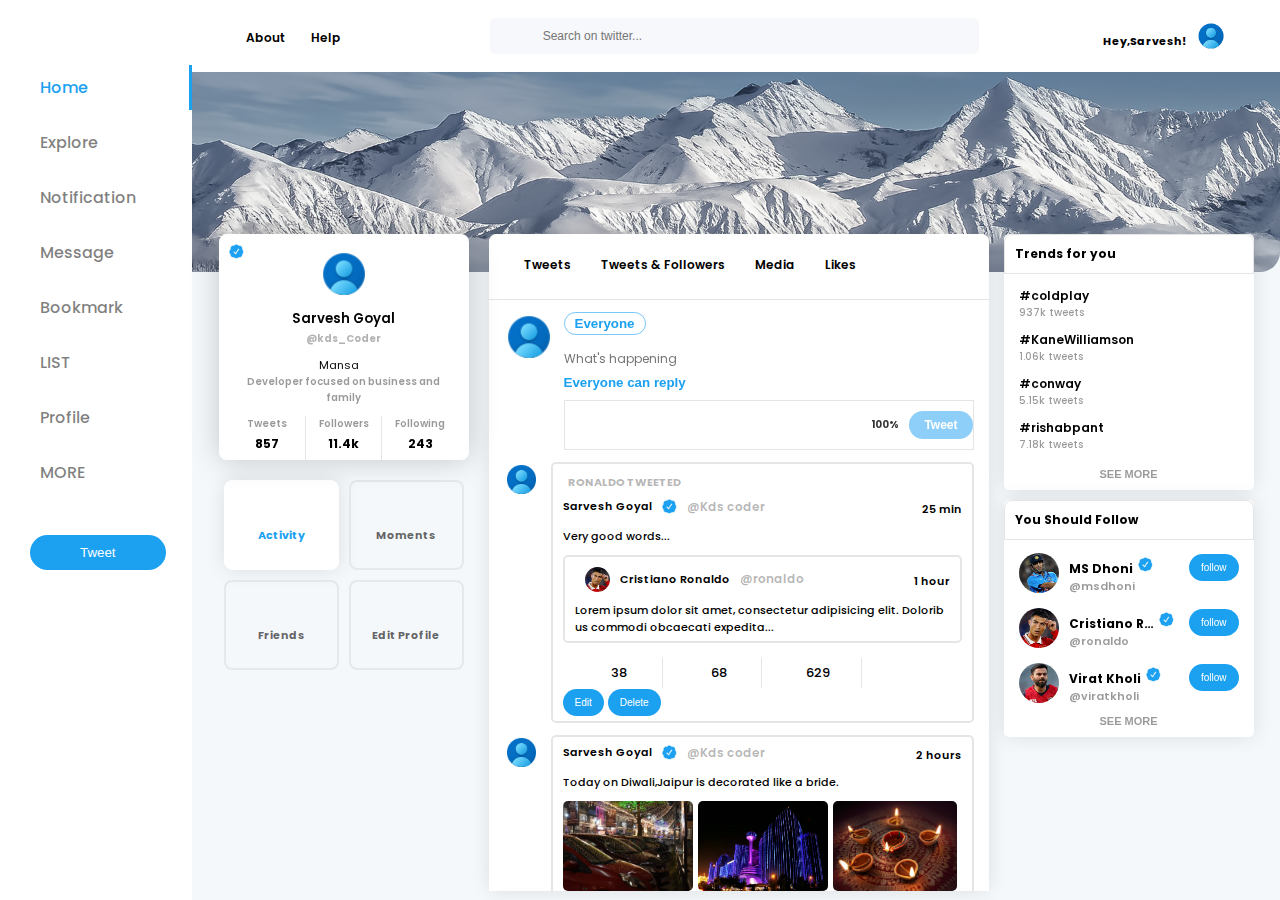
<file: index.html>
<html lang="en">

<head>
    <meta charset="UTF-8">
    <meta name="viewport" content="width=device-width, initial-scale=1.0">
    <link rel="shortcut icon" href="./images/img/icons8-twitter-48.png">
    <link rel="stylesheet" href="https://cdnjs.cloudflare.com/ajax/libs/font-awesome/6.4.2/css/all.min.css"
        integrity="sha512-z3gLpd7yknf1YoNbCzqRKc4qyor8gaKU1qmn+CShxbuBusANI9QpRohGBreCFkKxLhei6S9CQXFEbbKuqLg0DA=="
        crossorigin="anonymous" referrerpolicy="no-referrer" />
    <link rel="stylesheet" href="index.css">
    <title>Twitter Clone</title>
</head>

<body>
    <header>
        <aside>
            <a href="#" class="logo"><i class="fa-brands fa-x-twitter"></i></a>
            <ul>
                <li class="li_active"><a href="/"><i class="fa-solid fa-house"></i> Home</a></li>
                <li><a href="#"><i class="fa-solid fa-hashtag"></i> Explore</a></li>
                <li><a href="#"></i><i class="fa-solid fa-bell"></i>Notification</a></li>
                <li><a href="#"><i class="fa-solid fa-message"></i>Message</a></li>
                <li><a href="#"><i class="fa-solid fa-bookmark"></i>Bookmark</a></li>
                <li><a href="#"><i class="fa-solid fa-list"></i></i>LIST</a></li>
                <li><a href="profile.html"><i class="fa-solid fa-user"></i>Profile</a></li>
                <li><a href="#"><i class="fa-solid fa-ellipsis"></i>MORE</a></li>
            </ul>
            <button>Tweet</button>
        </aside>
        <section>
            <nav>
                <ul>
                    <li><a href="#">About</a></li>
                    <li><a href="#">Help</a></li>
                </ul>
                <div class="search-box">
                    <i class="fa-solid fa-magnifying-glass"></i>
                    <input type="text" placeholder="Search on twitter...">
                </div>
                <div class="user">
                    <h6>Hey,Sarvesh!</h6>
                    <img src=".\images\img\icons8-male-user-48.png">
                </div>
            </nav>
            <div class="profile_post_follow_bx">
                <div class="profile_bx">
                    <div class="profile_card">
                        <img src="./images/icon/bluetick.png" alt="" class="blue_tick_pc">
                        <img src="./images/img/icons8-male-user-48.png" alt="" class="profile_img">
                        <h5>Sarvesh Goyal</h5>
                        <h6>@kds_Coder</h6>
                        <address>
                            <a href="#">
                                <i class="fa-solid fa-location-dot"></i>
                                Mansa
                            </a>
                            <a href="#">
                                <i class="fa-solid fa-earth-asia"></i>
                            </a>
                        </address>
                        <p>Developer focused on business and family</p>
                        <div class="data">
                            <div class="data_card">
                                <p>Tweets</p>
                                <h4>857</h4>
                            </div>
                            <div class="data_card">
                                <p>Followers</p>
                                <h4>11.4k</h4>
                            </div>
                            <div class="data_card">
                                <p>Following</p>
                                <h4>243</h4>
                            </div>
                        </div>
                    </div>
                    <div class="activity_bx">
                        <div class="activity_card_bx">
                            <i class="fa-solid fa-eye"></i>
                            <h6>Activity</h6>
                        </div>
                        <div class="activity_card_bx">
                            <i class="fa-solid fa-bolt"></i>
                            <h6>Moments</h6>
                        </div>
                        <div class="activity_card_bx">
                            <i class="fa-solid fa-user-group"></i>
                            <h6>Friends</h6>
                        </div>
                        <div class="activity_card_bx">
                            <i class="fa-solid fa-gear"></i>
                            <h6>Edit Profile</h6>
                        </div>
                    </div>
                </div>
                <div class="post_follow_bx">
                    <div class="post">
                        <nav>
                            <ul>
                                <li><a href="#">Tweets</a></li>
                                <li><a href="#">Tweets & Followers</a></li>
                                <li><a href="#">Media</a></li>
                                <li><a href="#">Likes</a></li>
                            </ul>
                            <i class="fa-solid fa-ellipsis"></i>
                        </nav>
                        <div class="post_main_bx">
                            <!-- tweet box start -->
                            <div class="home_page_first_bx">
                                <img src="./images/img/icons8-male-user-48.png" alt="" class="home_profile_pic">
                                <div class="write_tweet_bx">
                                    <button id="audience_btn">Everyone <i class="fa-solid fa-angle-down"></i></button>
                                    <div class="show_bx show_bx_1">
                                        <h6>Choose audience</h6>
                                        <li class="check_audience">
                                            <div>
                                                <i class="fa-solid fa-earth-asia"></i>
                                                <h6>Everyone</h6>

                                            </div>
                                            <i class="fa-solid fa-check check_audience_i"></i>
                                        </li>
                                        <li class="check_audience">
                                            <div>
                                                <i class="fa-solid fa-users-gear"></i>
                                                <div class="edit_tweet_user">
                                                    <h6>Tweet Circle</h6>
                                                    <span>0 People</span><button>Edit</button>
                                                </div>

                                            </div>
                                            <i class="fa-solid fa-check check_audience_i"></i>
                                        </li>
                                    </div>
                                    <br>
                                    <textarea name="" id="tweet_text_area" placeholder="What's happening"
                                        maxlength="200" oninput="auto_grow(this)"></textarea>
                                    <button class="select_reply_btn">
                                        <i class="fa-solid fa-earth-asia"></i>
                                        Everyone can reply
                                    </button>
                                    <div class="show_bx who_can_reply_bx">
                                        <h6>Choose audience</h6>
                                        <p>Choose who can reply to this tweet.<br>Anyone mentioned can always reply</p>
                                        <li class="who_can_reply">
                                            <div>
                                                <i class="fa-solid fa-earth-asia"></i>
                                                <h6>Everyone Can reply</h6>

                                            </div>
                                            <i class="fa-solid fa-check who_can_reply_i"></i>
                                        </li>
                                        <li class="who_can_reply">
                                            <div>
                                                <i class="fa-solid fa-user-check who_can_reply_i"></i>
                                                <h6>People you follow</h6>

                                            </div>
                                            <i class="fa-solid fa-check"></i>
                                        </li>
                                        <li class="who_can_reply">
                                            <div>
                                                <i style="font-style: normal;">@</i>
                                                <h6>Only people you mention</h6>

                                            </div>
                                            <i class="fa-solid fa-check who_can_reply_i"></i>
                                        </li>

                                    </div>
                                    <div class="attach_media">
                                        <div class="select_media">
                                            <div class="media_card">
                                                <input type="file" accept="image/jpg,image/png,image/gif,video/mp4">
                                                <i class="fa-solid fa-image"></i>
                                            </div>
                                            <div class="media_card">
                                                <i class="fa-solid fa-gift"></i>
                                            </div>
                                            <div class="media_card">
                                                <i class="fa-solid fa-square-poll-vertical"></i>
                                            </div>
                                            <div class="media_card">
                                                <i class="fa-regular fa-face-smile-beam"></i>
                                            </div>
                                            <div class="media_card">
                                                <i class="fa-solid fa-calendar-week"></i>
                                            </div>
                                            <div class="media_card">
                                                <i class="fa-solid fa-location-dot"></i>
                                            </div>
                                        </div>
                                        <div class="tweet_letter_count">
                                            <h6 id="text_limit">100%</h6>
                                            <button id="tweet_post">Tweet</button>
                                        </div>
                                    </div>
                                </div>
                            </div>
                            <div class="post_card_bx">
                                <div class="post_profile">
                                    <img src="./images/img/icons8-male-user-48.png">
                                </div>
                                <div class="content">
                                    <h6 class="retweet"><i class="fa-solid fa-repeat"></i> RONALDO TWEETED</h6>
                                    <div class="user_name_time">

                                        <h5>Sarvesh Goyal <img src="./images/icon/bluetick.png">
                                            <p>@Kds coder</p>
                                        </h5>
                                        <h6><i class="fa-regular fa-clock"> </i>25 min</h6>
                                    </div>
                                    <h3>Very good words...</h3>
                                    <div class="retweet_content_bx">
                                        <div class="user_name_time">

                                            <h5><img src="./images/img/user2.jpg"> Cristiano Ronaldo
                                                <p>@ronaldo</p>
                                            </h5>
                                            <h6><i class="fa-regular fa-clock"> </i> 1 hour</h6>

                                        </div>
                                        <h3>Lorem ipsum dolor sit amet, consectetur adipisicing elit. Doloribus commodi
                                            obcaecati expedita...</h3>
                                    </div>
                                    <div class="tweet_card_social_data">
                                        <div class="tweet_social_card">
                                            <i class="fa-solid fa-comment"></i>
                                            <span>38</span>
                                        </div>
                                        <div class="tweet_social_card">
                                            <i class="fa-solid fa-repeat"></i>
                                            <span>68</span>
                                        </div>
                                        <div class="tweet_social_card">
                                            <i class="fa-solid fa-heart"></i>
                                            <span>629</span>
                                        </div>
                                        <div class="tweet_social_card">
                                            <i class="fa-solid fa-share"></i>
                                        </div>
                                    </div>
                                    <!-- <button>Delete</button>
                                    <button>Edit</button> -->
                                    <div class="edit-delete-buttons">
                                        <button class="edit-button">Edit</button>
                                        <button class="delete-button">Delete</button>
                                    </div>
                                </div>
                            </div>
                            <div class="post_card_bx">
                                <div class="post_profile">
                                    <img src="./images/img/icons8-male-user-48.png">
                                </div>
                                <div class="content">

                                    <div class="user_name_time">

                                        <h5>Sarvesh Goyal <img src="./images/icon/bluetick.png">
                                            <p>@Kds coder</p>
                                        </h5>
                                        <h6><i class="fa-regular fa-clock"> </i>2 hours</h6>
                                    </div>
                                    <h3>Today on Diwali,Jaipur is decorated like a bride.</h3>
                                    <div class="image_post_bx">
                                        <img src="./images/img/img1.jpg" alt="">
                                        <img src="./images/img/img2.webp" alt="">
                                        <img src="./images/img/img3.jpg" alt="">
                                    </div>
                                    <div class="tweet_card_social_data">
                                        <div class="tweet_social_card">
                                            <i class="fa-solid fa-comment"></i>
                                            <span>128</span>
                                        </div>
                                        <div class="tweet_social_card">
                                            <i class="fa-solid fa-repeat"></i>
                                            <span>283</span>
                                        </div>
                                        <div class="tweet_social_card">
                                            <i class="fa-solid fa-heart"></i>
                                            <span>4.8k</span>
                                        </div>
                                        <div class="tweet_social_card">
                                            <i class="fa-solid fa-share"></i>
                                        </div>
                                    </div>
                                    <!-- <button>Delete</button>
                                    <button>Edit</button> -->
                                    <div class="edit-delete-buttons">
                                        <button class="edit-button">Edit</button>
                                        <button class="delete-button">Delete</button>
                                    </div>
                                </div>
                            </div>
                            <div class="post_card_bx">
                                <div class="post_profile">
                                    <img src="./images/img/user4.jpg">
                                </div>
                                <div class="content">

                                    <div class="user_name_time">

                                        <h5>President Biden <img src="./images/icon/bluetick.png">
                                            <p>@pouts</p>
                                        </h5>
                                        <h6><i class="fa-regular fa-clock"> </i>4 hours</h6>
                                    </div>
                                    <h3>Lorem, ipsum dolor sit amet consectetur adipisicing elit. Iusto inventore, velit
                                        vel repellat ad, mollitia nisi vero illo incidunt non perspiciatis a aspernatur
                                        atque nesciunt nam necessitatibus impedit laborum! Quos?
                                    </h3>

                                    <div class="tweet_card_social_data">
                                        <div class="tweet_social_card">
                                            <i class="fa-solid fa-comment"></i>
                                            <span>368</span>
                                        </div>
                                        <div class="tweet_social_card">
                                            <i class="fa-solid fa-repeat"></i>
                                            <span>4523</span>
                                        </div>
                                        <div class="tweet_social_card">
                                            <i class="fa-solid fa-heart"></i>
                                            <span>445.8K+</span>
                                        </div>
                                        <div class="tweet_social_card">
                                            <i class="fa-solid fa-share"></i>
                                        </div>
                                    </div>
                                    <!-- <button>Delete</button>
                                    <button>Edit</button> -->
                                    <div class="edit-delete-buttons">
                                        <button class="edit-button">Edit</button>
                                        <button class="delete-button">Delete</button>
                                    </div>
                                </div>
                            </div>
                        </div>
                    </div>
                    <div class="follow_bx">
                        <div class="trend_for_you">
                            <nav>
                                <h6>Trends for you</h6>
                                <i class="fa-solid fa-gear"></i>
                            </nav>
                            <div class="trend_bx">
                                <div class="rate">
                                    <li><a href="#">#coldplay<br>
                                            <p>937k tweets</p>
                                        </a><i class="fa-solid fa-chevron-down"></i></li>
                                    <div class="interest">
                                        <button class="smile"><i class="fa-solid fa-face-smile"></i>Interested</button>
                                        <button class="frown"><i class="fa-solid fa-face-frown"></i>not
                                            Interested</button>
                                    </div>
                                </div>
                                <div class="rate">
                                    <li><a href="#">#KaneWilliamson<br>
                                            <p>1.06k tweets</p>
                                        </a><i class="fa-solid fa-chevron-down"></i></li>
                                    <div class="interest">
                                        <button class="smile"><i class="fa-solid fa-face-smile"></i>Interested</button>
                                        <button class="frown"><i class="fa-solid fa-face-frown"></i>not
                                            Interested</button>
                                    </div>
                                </div>
                                <div class="rate">
                                    <li><a href="#">#conway<br>
                                            <p>5.15k tweets</p>
                                        </a><i class="fa-solid fa-chevron-down"></i></li>
                                    <div class="interest">
                                        <button class="smile"><i class="fa-solid fa-face-smile"></i>Interested</button>
                                        <button class="frown"><i class="fa-solid fa-face-frown"></i>not
                                            Interested</button>
                                    </div>
                                </div>
                                <div class="rate">
                                    <li><a href="#">#rishabpant<br>
                                            <p>7.18k tweets</p>
                                        </a><i class="fa-solid fa-chevron-down"></i></li>
                                    <div class="interest">
                                        <button class="smile"><i class="fa-solid fa-face-smile"></i>Interested</button>
                                        <button class="frown"><i class="fa-solid fa-face-frown"></i>not
                                            Interested</button>
                                    </div>
                                </div>

                                <button class="see_more">SEE MORE</button>
                            </div>
                        </div>
                        <div class="you_should_follow trend_for_you">
                            <nav>
                                <h6>You Should Follow</h6>
                                <i class="fa-solid fa-arrows-rotate"></i>
                            </nav>
                            <div class="follow_bx">
                                <div class="follow_profile_name">
                                    <img src="./images/img/user1.jpg" class="follow_profile">
                                    <div class="user_name">
                                        <div class="user_name_follow">
                                            <h6>MS Dhoni</h6><img src="./images/icon/bluetick.png">
                                        </div>
                                        <p>@msdhoni</p>
                                    </div>
                                </div>
                                <button>follow</button>
                            </div>
                            <div class="follow_bx">
                                <div class="follow_profile_name">
                                    <img src="./images/img/user2.jpg" class="follow_profile">
                                    <div class="user_name">
                                        <div class="user_name_follow">
                                            <h6>Cristiano Ronaldo</h6><img src="./images/icon/bluetick.png">
                                        </div>
                                        <p>@ronaldo</p>
                                    </div>
                                </div>
                                <button>follow</button>
                            </div>
                            <div class="follow_bx">
                                <div class="follow_profile_name">
                                    <img src="./images/img/user3.jpg" class="follow_profile">
                                    <div class="user_name">
                                        <div class="user_name_follow">
                                            <h6>Virat Kholi</h6><img src="./images/icon/bluetick.png">
                                        </div>
                                        <p>@viratkholi</p>
                                    </div>
                                </div>
                                <button>follow</button>
                            </div>
                            <button class="see_more">SEE MORE</button>
                        </div>
                    </div>
                </div>
            </div>
        </section>
    </header>
    <script src="app.js"></script>
</body>

</html>
</file>
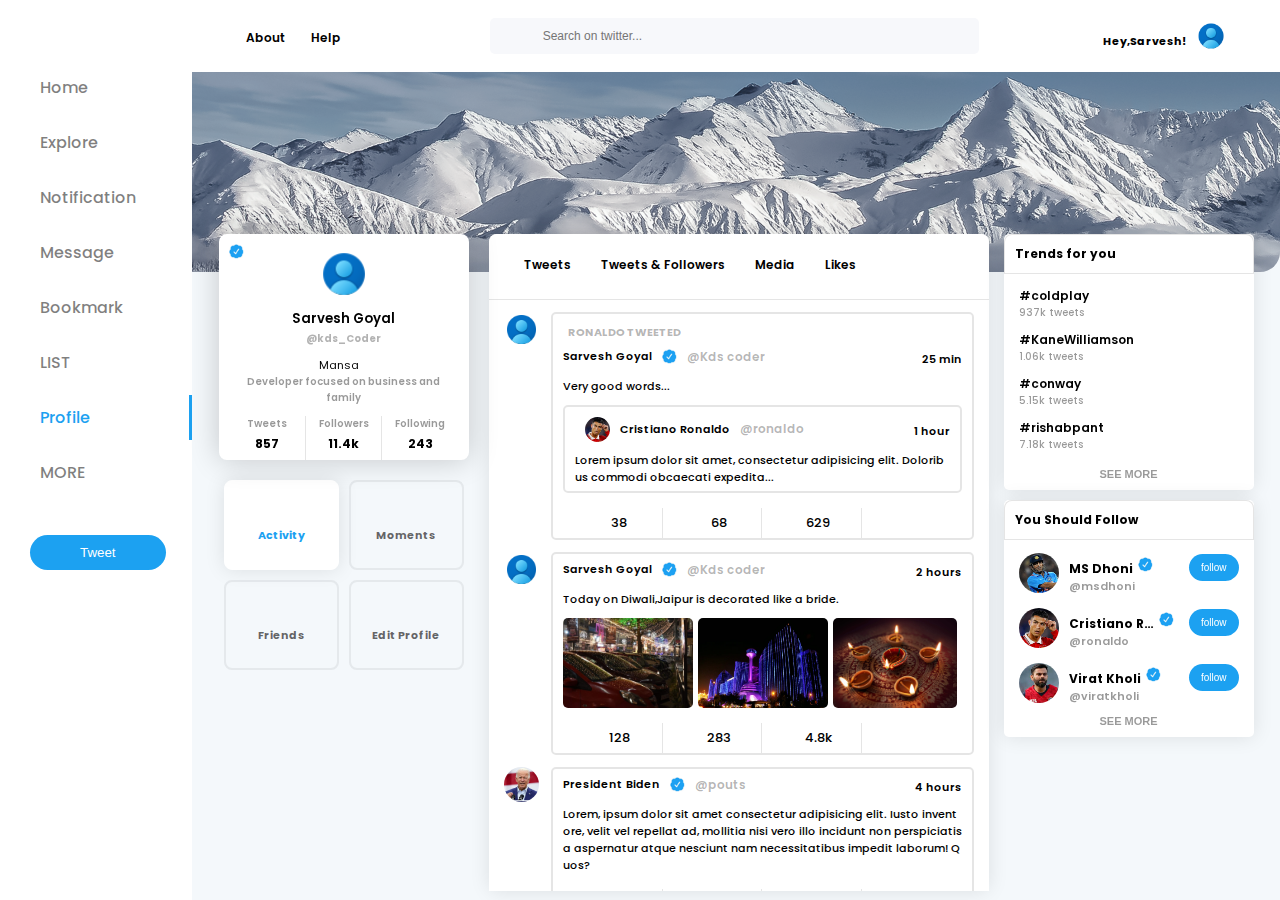
<file: profile.html>
<html lang="en">

<head>
    <meta charset="UTF-8">
    <meta name="viewport" content="width=device-width, initial-scale=1.0">
    <link rel="shortcut icon" href=".\images\img\favicon.png">
    <link rel="stylesheet" href="https://cdnjs.cloudflare.com/ajax/libs/font-awesome/6.4.2/css/all.min.css"
        integrity="sha512-z3gLpd7yknf1YoNbCzqRKc4qyor8gaKU1qmn+CShxbuBusANI9QpRohGBreCFkKxLhei6S9CQXFEbbKuqLg0DA=="
        crossorigin="anonymous" referrerpolicy="no-referrer" />
    <link rel="stylesheet" href="index.css">
    <title>Twitter Clone</title>
</head>

<body>
    <header>
        <aside>
            <a href="#" class="logo"><i class="fa-brands fa-x-twitter"></i></a>
            <ul>
                <li><a href="/"><i class="fa-solid fa-house"></i> Home</a></li>
                <li><a href="#"><i class="fa-solid fa-hashtag"></i> Explore</a></li>
                <li><a href="#"></i><i class="fa-solid fa-bell"></i>Notification</a></li>
                <li><a href="#"><i class="fa-solid fa-message"></i>Message</a></li>
                <li><a href="#"><i class="fa-solid fa-bookmark"></i>Bookmark</a></li>
                <li><a href="#"><i class="fa-solid fa-list"></i></i>LIST</a></li>
                <li class="li_active"><a href="profile.html"><i class="fa-solid fa-user"></i>Profile</a></li>
                <li><a href="#"><i class="fa-solid fa-ellipsis"></i>MORE</a></li>
            </ul>
            <button>Tweet</button>
        </aside>
        <section>
            <nav>
                <ul>
                    <li><a href="#">About</a></li>
                    <li><a href="#">Help</a></li>
                </ul>
                <div class="search-box">
                    <i class="fa-solid fa-magnifying-glass"></i>
                    <input type="text" placeholder="Search on twitter...">
                </div>
                <div class="user">
                    <h6>Hey,Sarvesh!</h6>
                    <img src=".\images\img\icons8-male-user-48.png">
                </div>
            </nav>
            <div class="profile_post_follow_bx">
                <div class="profile_bx">
                    <div class="profile_card">
                        <img src="./images/icon/bluetick.png" alt="" class="blue_tick_pc">
                        <img src="./images/img/icons8-male-user-48.png" alt="" class="profile_img">
                        <h5>Sarvesh Goyal</h5>
                        <h6>@kds_Coder</h6>
                        <address>
                            <a href="#">
                                <i class="fa-solid fa-location-dot"></i>
                                Mansa
                            </a>
                            <a href="#">
                                <i class="fa-solid fa-earth-asia"></i>
                            </a>
                        </address>
                        <p>Developer focused on business and family</p>
                        <div class="data">
                            <div class="data_card">
                                <p>Tweets</p>
                                <h4>857</h4>
                            </div>
                            <div class="data_card">
                                <p>Followers</p>
                                <h4>11.4k</h4>
                            </div>
                            <div class="data_card">
                                <p>Following</p>
                                <h4>243</h4>
                            </div>
                        </div>
                    </div>
                    <div class="activity_bx">
                        <div class="activity_card_bx">
                            <i class="fa-solid fa-eye"></i>
                            <h6>Activity</h6>
                        </div>
                        <div class="activity_card_bx">
                            <i class="fa-solid fa-bolt"></i>
                            <h6>Moments</h6>
                        </div>
                        <div class="activity_card_bx">
                            <i class="fa-solid fa-user-group"></i>
                            <h6>Friends</h6>
                        </div>
                        <div class="activity_card_bx">
                            <i class="fa-solid fa-gear"></i>
                            <h6>Edit Profile</h6>
                        </div>
                    </div>
                </div>
                <div class="post_follow_bx">
                    <div class="post">
                        <nav>
                            <ul>
                                <li><a href="#">Tweets</a></li>
                                <li><a href="#">Tweets & Followers</a></li>
                                <li><a href="#">Media</a></li>
                                <li><a href="#">Likes</a></li>
                            </ul>
                            <i class="fa-solid fa-ellipsis"></i>
                        </nav>
                        <div class="post_main_bx">

                            <div class="post_card_bx">
                                <div class="post_profile">
                                    <img src="./images/img/icons8-male-user-48.png">
                                </div>
                                <div class="content">
                                    <h6 class="retweet"><i class="fa-solid fa-repeat"></i> RONALDO TWEETED</h6>
                                    <div class="user_name_time">

                                        <h5>Sarvesh Goyal <img src="./images/icon/bluetick.png">
                                            <p>@Kds coder</p>
                                        </h5>
                                        <h6><i class="fa-regular fa-clock"> </i>25 min</h6>
                                    </div>
                                    <h3>Very good words...</h3>
                                    <div class="retweet_content_bx">
                                        <div class="user_name_time">

                                            <h5><img src="./images/img/user2.jpg"> Cristiano Ronaldo
                                                <p>@ronaldo</p>
                                            </h5>
                                            <h6><i class="fa-regular fa-clock"> </i> 1 hour</h6>

                                        </div>
                                        <h3>Lorem ipsum dolor sit amet, consectetur adipisicing elit. Doloribus commodi
                                            obcaecati expedita...</h3>
                                    </div>
                                    <div class="tweet_card_social_data">
                                        <div class="tweet_social_card">
                                            <i class="fa-solid fa-comment"></i>
                                            <span>38</span>
                                        </div>
                                        <div class="tweet_social_card">
                                            <i class="fa-solid fa-repeat"></i>
                                            <span>68</span>
                                        </div>
                                        <div class="tweet_social_card">
                                            <i class="fa-solid fa-heart"></i>
                                            <span>629</span>
                                        </div>
                                        <div class="tweet_social_card">
                                            <i class="fa-solid fa-share"></i>
                                        </div>
                                    </div>
                                </div>
                            </div>
                            <div class="post_card_bx">
                                <div class="post_profile">
                                    <img src="./images/img/icons8-male-user-48.png">
                                </div>
                                <div class="content">

                                    <div class="user_name_time">

                                        <h5>Sarvesh Goyal <img src="./images/icon/bluetick.png">
                                            <p>@Kds coder</p>
                                        </h5>
                                        <h6><i class="fa-regular fa-clock"> </i>2 hours</h6>
                                    </div>
                                    <h3>Today on Diwali,Jaipur is decorated like a bride.</h3>
                                    <div class="image_post_bx">
                                        <img src="./images/img/img1.jpg" alt="">
                                        <img src="./images/img/img2.webp" alt="">
                                        <img src="./images/img/img3.jpg" alt="">
                                    </div>
                                    <div class="tweet_card_social_data">
                                        <div class="tweet_social_card">
                                            <i class="fa-solid fa-comment"></i>
                                            <span>128</span>
                                        </div>
                                        <div class="tweet_social_card">
                                            <i class="fa-solid fa-repeat"></i>
                                            <span>283</span>
                                        </div>
                                        <div class="tweet_social_card">
                                            <i class="fa-solid fa-heart"></i>
                                            <span>4.8k</span>
                                        </div>
                                        <div class="tweet_social_card">
                                            <i class="fa-solid fa-share"></i>
                                        </div>
                                    </div>
                                </div>
                            </div>
                            <div class="post_card_bx">
                                <div class="post_profile">
                                    <img src="./images/img/user4.jpg">
                                </div>
                                <div class="content">

                                    <div class="user_name_time">

                                        <h5>President Biden <img src="./images/icon/bluetick.png">
                                            <p>@pouts</p>
                                        </h5>
                                        <h6><i class="fa-regular fa-clock"> </i>4 hours</h6>
                                    </div>
                                    <h3>Lorem, ipsum dolor sit amet consectetur adipisicing elit. Iusto inventore, velit
                                        vel repellat ad, mollitia nisi vero illo incidunt non perspiciatis a aspernatur
                                        atque nesciunt nam necessitatibus impedit laborum! Quos?
                                    </h3>

                                    <div class="tweet_card_social_data">
                                        <div class="tweet_social_card">
                                            <i class="fa-solid fa-comment"></i>
                                            <span>368</span>
                                        </div>
                                        <div class="tweet_social_card">
                                            <i class="fa-solid fa-repeat"></i>
                                            <span>4523</span>
                                        </div>
                                        <div class="tweet_social_card">
                                            <i class="fa-solid fa-heart"></i>
                                            <span>445.8</span>
                                        </div>
                                        <div class="tweet_social_card">
                                            <i class="fa-solid fa-share"></i>
                                        </div>
                                    </div>
                                </div>
                            </div>
                        </div>
                    </div>
                    <div class="follow_bx">
                        <div class="trend_for_you">
                            <nav>
                                <h6>Trends for you</h6>
                                <i class="fa-solid fa-gear"></i>
                            </nav>
                            <div class="trend_bx">
                                <div class="rate">
                                    <li><a href="#">#coldplay<br>
                                            <p>937k tweets</p>
                                        </a><i class="fa-solid fa-chevron-down"></i></li>
                                    <div class="interest">
                                        <button class="smile"><i class="fa-solid fa-face-smile"></i>Interested</button>
                                        <button class="frown"><i class="fa-solid fa-face-frown"></i>not
                                            Interested</button>
                                    </div>
                                </div>
                                <div class="rate">
                                    <li><a href="#">#KaneWilliamson<br>
                                            <p>1.06k tweets</p>
                                        </a><i class="fa-solid fa-chevron-down"></i></li>
                                    <div class="interest">
                                        <button class="smile"><i class="fa-solid fa-face-smile"></i>Interested</button>
                                        <button class="frown"><i class="fa-solid fa-face-frown"></i>not
                                            Interested</button>
                                    </div>
                                </div>
                                <div class="rate">
                                    <li><a href="#">#conway<br>
                                            <p>5.15k tweets</p>
                                        </a><i class="fa-solid fa-chevron-down"></i></li>
                                    <div class="interest">
                                        <button class="smile"><i class="fa-solid fa-face-smile"></i>Interested</button>
                                        <button class="frown"><i class="fa-solid fa-face-frown"></i>not
                                            Interested</button>
                                    </div>
                                </div>
                                <div class="rate">
                                    <li><a href="#">#rishabpant<br>
                                            <p>7.18k tweets</p>
                                        </a><i class="fa-solid fa-chevron-down"></i></li>
                                    <div class="interest">
                                        <button class="smile"><i class="fa-solid fa-face-smile"></i>Interested</button>
                                        <button class="frown"><i class="fa-solid fa-face-frown"></i>not
                                            Interested</button>
                                    </div>
                                </div>

                                <button class="see_more">SEE MORE</button>
                            </div>
                        </div>
                        <div class="you_should_follow trend_for_you">
                            <nav>
                                <h6>You Should Follow</h6>
                                <i class="fa-solid fa-arrows-rotate"></i>
                            </nav>
                            <div class="follow_bx">
                                <div class="follow_profile_name">
                                    <img src="./images/img/user1.jpg" class="follow_profile">
                                    <div class="user_name">
                                        <div class="user_name_follow">
                                            <h6>MS Dhoni</h6><img src="./images/icon/bluetick.png">
                                        </div>
                                        <p>@msdhoni</p>
                                    </div>
                                </div>
                                <button>follow</button>
                            </div>
                            <div class="follow_bx">
                                <div class="follow_profile_name">
                                    <img src="./images/img/user2.jpg" class="follow_profile">
                                    <div class="user_name">
                                        <div class="user_name_follow">
                                            <h6>Cristiano Ronaldo</h6><img src="./images/icon/bluetick.png">
                                        </div>
                                        <p>@ronaldo</p>
                                    </div>
                                </div>
                                <button>follow</button>
                            </div>
                            <div class="follow_bx">
                                <div class="follow_profile_name">
                                    <img src="./images/img/user3.jpg" class="follow_profile">
                                    <div class="user_name">
                                        <div class="user_name_follow">
                                            <h6>Virat Kholi</h6><img src="./images/icon/bluetick.png">
                                        </div>
                                        <p>@viratkholi</p>
                                    </div>
                                </div>
                                <button>follow</button>
                            </div>
                            <button class="see_more">SEE MORE</button>
                        </div>
                    </div>
                </div>
            </div>
        </section>
    </header>
    <script src="app.js"></script>
</body>

</html>
</file>
<file: index.css>
@import url("https://fonts.googleapis.com/css2?family=Inter:wght@400;700;800&family=Poppins:wght@200;300;500;600;800;900&display=swap");
* {
  padding: 0;
  margin: 0;
  box-sizing: border-box;
}
body {
  font-family: "Inter", sans-serif;
  font-family: "Poppins", sans-serif;
}
header {
  position: relative;
  width: 100%;
  height: 100vh;
  background-color: #f4f8fb;
  display: flex;
}
header aside {
  width: 15%;
  height: 100%;
  background-color: #fff;
  padding: 15px 0px 15px 30px;
}
header section {
  position: relative;
  width: 85%;
  height: 100%;
}
header aside .logo {
  font-size: 35px;
  color: #1ca1f1;
}
header aside ul {
  list-style-type: none;
  margin-top: 50px;
}
header aside li {
  padding: 10px 0px;
  margin-top: 10px;
}
header aside ul li a {
  text-decoration: none;
  color: rgb(0, 0, 0, 0.5);
  font-size: 16px;
  font-weight: 500;
  display: flex;
  align-items: center;
  transition: 0.2s linear;
}
header aside ul li a:hover {
  color: #1ca1f1;
}
header aside ul li a i {
  margin-right: 10px;
  font-size: 20px;
}
/* to make active 7th child */
header aside ul .li_active {
  border-right: 3px solid #1ca1f1;
}
header aside ul .li_active a {
  color: #1ca1f1;
}
header aside ul .li_active a {
  color: #1ca1f1;
}
header aside button {
  margin-top: 40px;
  padding: 10px 50px;
  border-radius: 20px;
  border: none;
  outline: none;
  color: #fff;
  background-color: #1ca1f1;
  transition: 0.3s liner;
  cursor: pointer;
}
header aside button:hover {
  background-color: rgb(28, 162, 241, 0.5);
}
header section nav {
  width: 100%;
  height: 8%;
  background-color: #fff;
  display: flex;
  align-items: center;
  justify-content: space-between;
  padding: 0 5%;
}
header section nav ul {
  list-style: none;
  display: flex;
  align-items: center;
}
header section nav ul li {
  padding: 3px 25px 3px 0px;
}
header section nav ul li a {
  text-decoration: none;
  font-size: 12px;
  font-weight: 600;
  color: #000;
  transition: 0.3s linear;
}
header section nav ul li a:hover {
  color: gray;
}
header section nav .search-box {
  width: 50%;
  display: flex;
  align-items: center;
  justify-content: center;
  background-color: #f7f8fb;
  padding: 8px 15px;
  border-radius: 5px;
}
header section nav .search-box input {
  width: 90%;
  padding: 3px 15px;
  border: none;
  outline: none;
  font-size: 12px;
  background: none;
}
header section nav .search-box .bi {
  font-size: 14px;
}
header section nav .user {
  display: flex;
  align-items: center;
}
header section nav .user img {
  margin-left: 10px;
  width: 30px;
  height: 30px;
  border-radius: 50%;
}
header section nav .user h6 {
  color: #000;
  font-size: 11px;
}
header section::before {
  content: "";
  position: absolute;
  width: 100%;
  height: 200px;
  background: url(./images/img/bg1.png) no-repeat center center/cover;
  top: 8%;
  border-radius: 0px 0px 20px 0px;
  opacity: 0.9;
}
header section .profile_post_follow_bx {
  position: relative;
  top: 18%;
  width: 100%;
  height: 73%;
  /* border: 40px solid black; */
  display: flex;
  justify-content: center;
}
header section .profile_post_follow_bx .profile_bx {
  width: 250px;
  height: auto;
}
header section .profile_post_follow_bx .profile_bx .profile_card {
  position: relative;
  width: 100%;
  height: auto;
  background: #fff;
  box-shadow: 0px 0px 30px rgb(0, 0, 0, 0.2);
  padding: 15px 10px 0px 10px;
  border-radius: 8px;
  display: flex;
  align-items: center;
  justify-content: center;
  flex-direction: column;
}
header section .profile_post_follow_bx .profile_bx .profile_card .blue_tick_pc {
  position: absolute;
  top: 10px;
  left: 10px;
  width: 15px;
}
header section .profile_post_follow_bx .profile_bx .profile_card .profile_img {
  width: 50px;
  height: 50px;
  border-radius: 50%;
}
header section .profile_post_follow_bx .profile_bx .profile_card h5 {
  font-weight: 600;
  margin-top: 10px;
}
header section .profile_post_follow_bx .profile_bx .profile_card h6 {
  color: rgb(0, 0, 0, 0.3);
  font-size: 10px;
  padding: 2px 0px;
}
header section .profile_post_follow_bx .profile_bx .profile_card address {
  display: flex;
  align-items: center;
  margin-top: 8px;
}
header section .profile_post_follow_bx .profile_bx .profile_card address a {
  text-decoration: none;
  color: #000;
  font-size: 11px;
  font-style: normal;
}
header
  section
  .profile_post_follow_bx
  .profile_bx
  .profile_card
  address
  a:nth-child(2) {
  margin-left: 10px;
}
header section .profile_post_follow_bx .profile_bx .profile_card p {
  font-size: 10px;
  font-weight: 600;
  text-align: center;
  margin-top: 10px;
  padding: 0px 5px;
  color: rgb(0, 0, 0, 0.8);
}
header section .profile_post_follow_bx .profile_bx .profile_card .data {
  width: 100%;
  display: flex;
  align-items: center;
  justify-content: space-between;
  margin-top: 10px;
}
header
  section
  .profile_post_follow_bx
  .profile_bx
  .profile_card
  .data
  .data_card {
  width: 33.33%;
}
header
  section
  .profile_post_follow_bx
  .profile_bx
  .profile_card
  .data
  .data_card:nth-child(2) {
  border-left: 1px solid rgb(0, 0, 0, 0.1);
  border-right: 1px solid rgb(0, 0, 0, 0.1);
}
header section .profile_post_follow_bx .profile_bx .profile_card p,
h4 {
  text-align: center;
  font-size: 10px;
  margin-top: 0px;
  color: rgb(0, 0, 0, 0.4);
}
header section .profile_post_follow_bx .profile_bx .profile_card h4 {
  font-size: 12px;
  padding: 3px 0px 7px 0px;
  color: #000;
}
header section .profile_post_follow_bx .profile_bx .activity_bx {
  width: 100%;
  height: auto;
  display: flex;
  align-items: center;
  justify-content: space-around;
  flex-wrap: wrap;
  margin-top: 10px;
}
header section .profile_post_follow_bx .profile_bx .activity_card_bx {
  width: 115px;
  height: 90px;
  border: 2px solid rgb(213, 218, 222, 0.5);
  margin-top: 10px;
  border-radius: 8px;
  display: flex;
  align-items: center;
  justify-content: center;
  flex-direction: column;
  transition: 0.3s linear;
  cursor: pointer;
}
header
  section
  .profile_post_follow_bx
  .profile_bx
  .activity_card_bx:nth-child(1) {
  background: #fff;
  box-shadow: 0px 0px 20px rgb(0, 0, 0, 0.1);
  border: 1px solid #fff;
}
header section .profile_post_follow_bx .profile_bx .activity_card_bx i,
h6 {
  font-size: 20px;
  color: #d5dade;
  padding-top: 10px;
  transition: 0.3s linear;
}
header section .profile_post_follow_bx .profile_bx .activity_card_bx h6 {
  font-size: 11px;
  color: rgb(0, 0, 0, 0.6);
}
header section .profile_post_follow_bx .profile_bx .activity_card_bx:hover {
  background-color: #fff;
  border: 2px solid #fff;
  box-shadow: 0px 0px 20px rgb(0, 0, 0, 0.1);
}
header section .profile_post_follow_bx .profile_bx .activity_card_bx:hover h6 {
  color: #1ca1f1;
}
header section .profile_post_follow_bx .profile_bx .activity_card_bx:hover i {
  color: #1ca1f1;
}
header
  section
  .profile_post_follow_bx
  .profile_bx
  .activity_card_bx:nth-child(1)
  h6 {
  color: #1ca1f1;
}
header
  section
  .profile_post_follow_bx
  .profile_bx
  .activity_card_bx:nth-child(1)
  i {
  color: #1ca1f1;
}
header section .profile_post_follow_bx .post_follow_bx {
  height: auto;
  width: auto;
  /* border: 1px solid #000; */
  margin-left: 20px;
  display: flex;
}
header section .profile_post_follow_bx .post_follow_bx .post {
  width: 500px;
  height: 100%;
  background: #fff;
  box-shadow: 0px 0px 20px rgb(0, 0, 0, 0.1);
  border-radius: 8px;
}

header section .profile_post_follow_bx .post_follow_bx .follow_bx {
  width: 250px;
  height: auto;
  margin-left: 15px;
  /* border: 1px solid #000; */
}
header section .profile_post_follow_bx .post_follow_bx .post nav {
  border-radius: 8px 8px 0px 0px;
  border-bottom: 1px solid rgb(0, 0, 0, 0.1);
  height: 10%;
}
header section .profile_post_follow_bx .post_follow_bx .post nav li {
  border-bottom: 3px solid transparent;
  display: flex;
  align-items: center;
  justify-content: center;
  padding: 3px 0px;
  margin-right: 10px;
  transition: 0.3s linear;
}
header section .profile_post_follow_bx .post_follow_bx .post nav li:hover {
  border-bottom: 3px solid #1ca1f1;
}
header section .profile_post_follow_bx .post_follow_bx .post nav li a {
  padding: 12px 10px;
}
header section .profile_post_follow_bx .post_follow_bx .post nav li a:hover {
  color: #1ca1f1;
}
header section .profile_post_follow_bx .post_follow_bx .post nav i {
  color: rgb(0, 0, 0, 0.6);
  cursor: pointer;
  transition: 0.3s, linear;
}
header section .profile_post_follow_bx .post_follow_bx .post nav i:hover {
  color: black;
}
header section .profile_post_follow_bx .post_follow_bx .post .post_main_bx {
  width: 100%;
  height: 90%;
  /* border:10px solid #000; */
  overflow: auto;
}
header
  section
  .profile_post_follow_bx
  .post_follow_bx
  .post
  .post_main_bx::-webkit-scrollbar {
  width: 5px;
  background-color: rgb(0, 0, 0, 0.1);
  border-radius: 20px;
  visibility: hidden;
}
header
  section
  .profile_post_follow_bx
  .post_follow_bx
  .post
  .post_main_bx::-webkit-scrollbar-thumb {
  width: 5px;
  background-color: rgb(0, 0, 0, 0.2);
  border-radius: 20px;
  visibility: hidden;
}
header
  section
  .profile_post_follow_bx
  .post_follow_bx
  .post
  .post_main_bx:hover:-webkit-scrollbar {
  visibility: visible;
}

header
  section
  .profile_post_follow_bx
  .post_follow_bx
  .post
  .post_main_bx:hover::-webkit-scrollbar-thumb {
  visibility: visible;
}
header
  section
  .profile_post_follow_bx
  .post_follow_bx
  .post
  .post_main_bx
  .home_page_first_bx {
  width: 100%;
  height: auto;
  background: #fff;
  padding: 12px 15px 0px 15px;
  display: flex;
}
header
  section
  .profile_post_follow_bx
  .post_follow_bx
  .post
  .post_main_bx
  .home_page_first_bx
  .home_profile_pic {
  width: 50px;
  height: 50px;
  border-radius: 50%;
}
header
  section
  .profile_post_follow_bx
  .post_follow_bx
  .post
  .post_main_bx
  .home_page_first_bx
  .write_tweet_bx {
  position: relative;
  width: 90%;
  height: auto;
  /* border: 1px solid #000; */
  margin-left: 10px;
}
header
  section
  .profile_post_follow_bx
  .post_follow_bx
  .post
  .post_main_bx
  .home_page_first_bx
  .write_tweet_bx
  button {
  padding: 3px 10px;
  border-radius: 20px;
  border: 1px solid rgb(28, 161, 241, 0.6);
  background: none;
  outline: none;
  text-align: center;
  color: #1ca1f1;
  font-weight: 600;
  cursor: pointer;
}
header
  section
  .profile_post_follow_bx
  .post_follow_bx
  .post
  .post_main_bx
  .home_page_first_bx
  .write_tweet_bx
  .show_bx {
  width: 200px;
  height: auto;
  padding: 10px;
  background: #fff;
  box-shadow: 0px 0px 20px rgb(0, 0, 0, 0.2);
  position: absolute;
  border-radius: 10px;
  display: none;
  top: 30px;
  left: 0;
  z-index: 99999999999999999999999999999999;
}
header
  section
  .profile_post_follow_bx
  .post_follow_bx
  .post
  .post_main_bx
  .home_page_first_bx
  .write_tweet_bx
  .show_bx_active {
  display: unset;
}
header
  section
  .profile_post_follow_bx
  .post_follow_bx
  .post
  .post_main_bx
  .home_page_first_bx
  .write_tweet_bx
  .show_bx
  h6 {
  padding: 0;
  font-size: 15px;
  color: #000;
}
header
  section
  .profile_post_follow_bx
  .post_follow_bx
  .post
  .post_main_bx
  .home_page_first_bx
  .write_tweet_bx
  .show_bx
  li {
  list-style: none;
  display: flex;
  align-items: center;
  justify-content: space-between;
  padding: 5px 0 5px 8px;
  margin-top: 8px;
  cursor: pointer;
}
header
  section
  .profile_post_follow_bx
  .post_follow_bx
  .post
  .post_main_bx
  .home_page_first_bx
  .write_tweet_bx
  .show_bx
  li:nth-child(2) {
  margin-top: 20px;
}
header
  section
  .profile_post_follow_bx
  .post_follow_bx
  .post
  .post_main_bx
  .home_page_first_bx
  .write_tweet_bx
  .show_bx
  li
  i:nth-child(2) {
  font-size: 13px;
  color: #fff;
}
header
  section
  .profile_post_follow_bx
  .post_follow_bx
  .post
  .post_main_bx
  .home_page_first_bx
  .write_tweet_bx
  .show_bx
  li
  i:nth-child(1) {
  margin-right: 15px;
  z-index: 2;
  font-size: 13px;
  color: #fff;
}
header
  section
  .profile_post_follow_bx
  .post_follow_bx
  .post
  .post_main_bx
  .home_page_first_bx
  .write_tweet_bx
  .show_bx
  li::before {
  content: "";
  position: absolute;
  width: 30px;
  height: 30px;
  background: #1ca1f1;
  border-radius: 50%;
  left: 9;
  z-index: 1;
}
header
  section
  .profile_post_follow_bx
  .post_follow_bx
  .post
  .post_main_bx
  .home_page_first_bx
  .write_tweet_bx
  .show_bx
  li
  h6 {
  font-size: 13px;
}
header
  section
  .profile_post_follow_bx
  .post_follow_bx
  .post
  .post_main_bx
  .home_page_first_bx
  .write_tweet_bx
  .show_bx
  li
  span {
  font-size: 12px;
}
header
  section
  .profile_post_follow_bx
  .post_follow_bx
  .post
  .post_main_bx
  .home_page_first_bx
  .write_tweet_bx
  .show_bx
  li
  button {
  font-size: 8px;
}
header
  section
  .profile_post_follow_bx
  .post_follow_bx
  .post
  .post_main_bx
  .home_page_first_bx
  .write_tweet_bx
  .show_bx
  li
  div:nth-child(1) {
  display: flex;
  align-items: center;
}
header
  section
  .profile_post_follow_bx
  .post_follow_bx
  .post
  .post_main_bx
  .home_page_first_bx
  .write_tweet_bx
  textarea {
  font-size: 12px;
  margin-top: 15px;
  border: none;
  outline: none;
  width: 100%;
  resize: none;
  overflow: hidden;
  height: 25px;
  max-height: 200px;
  font-family: "Poppins", sans-serif;
}
header
  section
  .profile_post_follow_bx
  .post_follow_bx
  .post
  .post_main_bx
  .home_page_first_bx
  .write_tweet_bx
  .select_reply_btn {
  border: none;
  padding: 0;
}
header
  section
  .profile_post_follow_bx
  .post_follow_bx
  .post
  .post_main_bx
  .home_page_first_bx
  .write_tweet_bx
  .who_can_reply_bx {
  width: 250px;
  top: 68%;
}
header
  section
  .profile_post_follow_bx
  .post_follow_bx
  .post
  .post_main_bx
  .home_page_first_bx
  .write_tweet_bx
  .who_can_reply_bx
  p {
  font-size: 10px;
}
header
  section
  .profile_post_follow_bx
  .post_follow_bx
  .post
  .post_main_bx
  .home_page_first_bx
  .write_tweet_bx
  .attach_media {
  width: 100%;
  height: auto;
  padding: 10px 0px;
  display: flex;
  align-items: center;
  justify-content: space-between;
  border: 1px solid rgb(0, 0, 0, 0.1);
  margin-top: 10px;
}
header
  section
  .profile_post_follow_bx
  .post_follow_bx
  .post
  .post_main_bx
  .home_page_first_bx
  .write_tweet_bx
  .attach_media
  .select_media {
  display: flex;
  align-items: center;
}
header
  section
  .profile_post_follow_bx
  .post_follow_bx
  .post
  .post_main_bx
  .home_page_first_bx
  .write_tweet_bx
  .attach_media
  .select_media
  .media_card {
  width: 20px;
  height: 20px;
  /* border: 1px solid #1ca1f1; */
  margin-right: 8px;
  color: rgb(0, 0, 0, 0.8);
  display: flex;
  align-items: center;
  justify-content: center;
  overflow: hidden;
  position: relative;
  cursor: pointer;
}
header
  section
  .profile_post_follow_bx
  .post_follow_bx
  .post
  .post_main_bx
  .home_page_first_bx
  .write_tweet_bx
  .attach_media
  .select_media
  .media_card
  input {
  position: absolute;
  top: 0;
  left: 0;
  z-index: 9999999;
  opacity: 0;
  cursor: pointer;
}
header
  section
  .profile_post_follow_bx
  .post_follow_bx
  .post
  .post_main_bx
  .home_page_first_bx
  .write_tweet_bx
  .attach_media
  .tweet_letter_count {
  display: flex;
  align-items: center;
}
header
  section
  .profile_post_follow_bx
  .post_follow_bx
  .post
  .post_main_bx
  .home_page_first_bx
  .write_tweet_bx
  .attach_media
  .tweet_letter_count
  h6 {
  padding: 0;
  font-size: 10px;
  color: rgb(0, 0, 0, 0.8);
  margin-right: 10px;
}
header
  section
  .profile_post_follow_bx
  .post_follow_bx
  .post
  .post_main_bx
  .home_page_first_bx
  .write_tweet_bx
  .attach_media
  .tweet_letter_count
  button {
  background: rgb(28, 160, 242, 0.5);
  border: none;
  color: #fff;
  font-size: 12px;
  transition: 0.3s linear;
  padding: 7px 15px;
}
header
  section
  .profile_post_follow_bx
  .post_follow_bx
  .post
  .post_main_bx
  .home_page_first_bx
  .write_tweet_bx
  .attach_media
  .tweet_letter_count
  button:hover {
  background: rgb(28, 160, 242);
}
header
  section
  .profile_post_follow_bx
  .post_follow_bx
  .post
  .post_main_bx
  .post_card_bx {
  width: 100%;
  height: auto;
  background: #fff;
  padding: 12px 15px 0px 15px;
  display: flex;
}
header
  section
  .profile_post_follow_bx
  .post_follow_bx
  .post
  .post_main_bx
  .post_card_bx
  .post_profile {
  width: 10%;
}
header
  section
  .profile_post_follow_bx
  .post_follow_bx
  .post
  .post_main_bx
  .post_card_bx
  .post_profile
  img {
  height: 35px;
  width: 35px;
  border-radius: 50%;
}
header
  section
  .profile_post_follow_bx
  .post_follow_bx
  .post
  .post_main_bx
  .post_card_bx
  .content {
  width: 90%;
  border: 2px solid rgb(0, 0, 0, 0.1);
  border-radius: 5px;
  padding: 0px 10px;
}
header
  section
  .profile_post_follow_bx
  .post_follow_bx
  .post
  .post_main_bx
  .post_card_bx
  .content
  button {
  background-color: #1ca1f1;
  border: none;
  outline: none;
  padding: 8px 12px;
  border-radius: 20px;
  font-size: 10px;
  cursor: pointer;
  transition: 0.3s linear;
  color: #fff;
  margin-bottom: 5px;
  justify-content: end;
}

header
  section
  .profile_post_follow_bx
  .post_follow_bx
  .post
  .post_main_bx
  .post_card_bx
  .content
  button:hover {
  background-color: rgb(28, 162, 241, 0.5);
}
header
  section
  .profile_post_follow_bx
  .post_follow_bx
  .post
  .post_main_bx
  .post_card_bx
  .content
  .retweet {
  color: rgb(0, 0, 0, 0.3);
  font-size: 11px;
  display: flex;
  align-items: center;
}
header
  section
  .profile_post_follow_bx
  .post_follow_bx
  .post
  .post_main_bx
  .post_card_bx
  .content
  .retweet
  i {
  font-size: 10px;
  margin-right: 5px;
}
header
  section
  .profile_post_follow_bx
  .post_follow_bx
  .post
  .post_main_bx
  .post_card_bx
  .content
  .user_name_time {
  display: flex;
  align-items: center;
  justify-content: space-between;
}
header
  section
  .profile_post_follow_bx
  .post_follow_bx
  .post
  .post_main_bx
  .post_card_bx
  .content
  .user_name_time
  h5 {
  display: flex;
  align-items: center;
  justify-content: space-between;
  font-size: 11px;
  font-weight: 600;
  margin-top: 5px;
}
header
  section
  .profile_post_follow_bx
  .post_follow_bx
  .post
  .post_main_bx
  .post_card_bx
  .content
  .user_name_time
  h5
  img {
  width: 15px;
  margin-left: 10px;
}
header
  section
  .profile_post_follow_bx
  .post_follow_bx
  .post
  .post_main_bx
  .post_card_bx
  .content
  .user_name_time
  h5
  p {
  font-size: 12px;
  color: rgb(0, 0, 0, 0.3);
  margin-left: 10px;
}
header
  section
  .profile_post_follow_bx
  .post_follow_bx
  .post
  .post_main_bx
  .post_card_bx
  .content
  .user_name_time
  h6 {
  color: #000;
  font-size: 11px;
  font-weight: 600;
}
header
  section
  .profile_post_follow_bx
  .post_follow_bx
  .post
  .post_main_bx
  .post_card_bx
  .content
  .user_name_time
  h6
  i {
  font-size: 12px;
  margin-right: 3px;
}
header
  section
  .profile_post_follow_bx
  .post_follow_bx
  .post
  .post_main_bx
  .post_card_bx
  .content
  h3 {
  font-size: 11px;
  font-weight: 500;
  word-break: break-all;
  margin-top: 10px;
}
header
  section
  .profile_post_follow_bx
  .post_follow_bx
  .post
  .post_main_bx
  .post_card_bx
  .content
  .retweet_content_bx {
  width: 100%;
  height: auto;
  padding: 5px 10px;
  border: 2px solid rgb(0, 0, 0, 0.1);
  border-radius: 5px;
  margin-top: 10px;
}
header
  section
  .profile_post_follow_bx
  .post_follow_bx
  .post
  .post_main_bx
  .post_card_bx
  .content
  .retweet_content_bx
  .user_name_time
  h5
  img:nth-child(1) {
  width: 25px;
  height: 25px;
  border-radius: 50%;
  margin-right: 10px;
}
header
  section
  .profile_post_follow_bx
  .post_follow_bx
  .post
  .post_main_bx
  .post_card_bx
  .content
  .tweet_card_social_data {
  display: flex;
  align-items: center;
  justify-content: space-between;
  margin-top: 15px;
}
header
  section
  .profile_post_follow_bx
  .post_follow_bx
  .post
  .post_main_bx
  .post_card_bx
  .content
  .tweet_card_social_data
  .tweet_social_card {
  width: 25%;
  display: flex;
  align-items: center;
  justify-content: center;
  padding: 5px;
}
header
  section
  .profile_post_follow_bx
  .post_follow_bx
  .post
  .post_main_bx
  .post_card_bx
  .content
  .tweet_card_social_data
  .tweet_social_card:nth-child(2) {
  border-left: 1px solid rgb(0, 0, 0, 0.1);
  border-right: 1px solid rgb(0, 0, 0, 0.1);
}
header
  section
  .profile_post_follow_bx
  .post_follow_bx
  .post
  .post_main_bx
  .post_card_bx
  .content
  .tweet_card_social_data
  .tweet_social_card:nth-child(3) {
  border-right: 1px solid rgb(0, 0, 0, 0.1);
}
header
  section
  .profile_post_follow_bx
  .post_follow_bx
  .post
  .post_main_bx
  .post_card_bx
  .content
  .tweet_card_social_data
  .tweet_social_card
  i {
  color: rgb(0, 0, 0, 0.2);
  margin-right: 14px;
  font-size: 14px;
}
header
  section
  .profile_post_follow_bx
  .post_follow_bx
  .post
  .post_main_bx
  .post_card_bx
  .content
  .tweet_card_social_data
  .tweet_social_card
  span {
  font-size: 13px;
  font-weight: 500;
}
header
  section
  .profile_post_follow_bx
  .post_follow_bx
  .post
  .post_main_bx
  .post_card_bx
  .content
  .tweet_card_social_data
  .tweet_social_card:nth-child(3)
  i {
  color: red;
}
header
  section
  .profile_post_follow_bx
  .post_follow_bx
  .post
  .post_main_bx
  .post_card_bx
  .content
  .image_post_bx {
  width: 100%;
  height: auto;
  display: flex;
  margin-top: 10px;
}
header
  section
  .profile_post_follow_bx
  .post_follow_bx
  .post
  .post_main_bx
  .post_card_bx
  .content
  .image_post_bx
  img {
  width: 130px;
  height: 90px;
  border-radius: 5px;
  margin-right: 5px;
}
header
  section
  .profile_post_follow_bx
  .post_follow_bx
  .follow_bx
  .trend_for_you {
  width: 100%;
  height: auto;
  background: #fff;
  box-shadow: 0px 0px 20px rgb(0, 0, 0, 0.1);
  border-radius: 5px;
}
header
  section
  .profile_post_follow_bx
  .post_follow_bx
  .follow_bx
  .trend_for_you
  nav {
  width: 100%;
  height: auto;
  padding: 10px;
  align-items: center;
  border-radius: 8px 8px 0px 0px;
  border: 1px solid rgb(0, 0, 0, 0.1);
}
header
  section
  .profile_post_follow_bx
  .post_follow_bx
  .follow_bx
  .trend_for_you
  nav
  h6 {
  font-size: 12px;
  color: #000;
  padding: 0;
}
header
  section
  .profile_post_follow_bx
  .post_follow_bx
  .follow_bx
  .trend_for_you
  .trend_bx {
  width: 100%;
  height: auto;
  padding: 8px 15px 0px 15px;
}
header
  section
  .profile_post_follow_bx
  .post_follow_bx
  .follow_bx
  .trend_for_you
  .trend_bx
  li {
  list-style: none;
  display: flex;
  align-items: center;
  justify-content: space-between;
  padding: 5px 0px;
}
header
  section
  .profile_post_follow_bx
  .post_follow_bx
  .follow_bx
  .trend_for_you
  .trend_bx
  li
  a {
  text-decoration: none;
  font-size: 12px;
  font-weight: 600;
  color: #000;
}
header
  section
  .profile_post_follow_bx
  .post_follow_bx
  .follow_bx
  .trend_for_you
  .trend_bx
  li
  a
  p {
  text-decoration: none;
  font-size: 10px;
  font-weight: 500;
  color: rgb(0, 0, 0, 0.4);
}
header
  section
  .profile_post_follow_bx
  .post_follow_bx
  .follow_bx
  .trend_for_you
  .trend_bx
  li
  i {
  font-size: 12px;
}
header
  section
  .profile_post_follow_bx
  .post_follow_bx
  .follow_bx
  .trend_for_you
  .trend_bx
  .rate
  button {
  border: none;
  outline: none;
  background: none;
  margin-right: 5px;
  color: rgb(0, 0, 0, 0.6);
  transition: 0.3s linear;
  cursor: pointer;
}
header
  section
  .profile_post_follow_bx
  .post_follow_bx
  .follow_bx
  .trend_for_you
  .trend_bx
  .rate
  button:hover {
  color: rgb(0, 0, 0);
}
header
  section
  .profile_post_follow_bx
  .post_follow_bx
  .follow_bx
  .trend_for_you
  .trend_bx
  .rate
  button
  i {
  margin-right: 5px;
}
header
  section
  .profile_post_follow_bx
  .post_follow_bx
  .follow_bx
  .trend_for_you
  .trend_bx
  .rate
  .interest {
  height: 0;
  overflow: hidden;
}
header
  section
  .profile_post_follow_bx
  .post_follow_bx
  .follow_bx
  .trend_for_you
  .trend_bx
  .see_more {
  width: 100%;
  border: none;
  background: none;
  outline: none;
  color: rgb(0, 0, 0, 0.4);
  font-size: 11px;
  font-weight: 600;
  padding: 10px 0px;
  text-align: center;
  transition: 0.3s linear;
  cursor: pointer;
}
header
  section
  .profile_post_follow_bx
  .post_follow_bx
  .follow_bx
  .trend_for_you
  .trend_bx
  .see_more:hover {
  color: #000;
}
header
  section
  .profile_post_follow_bx
  .post_follow_bx
  .follow_bx
  .you_should_follow {
  margin-top: 10px;
  overflow: hidden;
}
header
  section
  .profile_post_follow_bx
  .post_follow_bx
  .follow_bx
  .you_should_follow
  .follow_bx {
  width: auto;
  height: auto;
  display: flex;
  align-items: center;
  justify-content: space-between;
  margin: 0px 15px 0px 15px;
}
header
  section
  .profile_post_follow_bx
  .post_follow_bx
  .follow_bx
  .you_should_follow
  .follow_bx
  .follow_profile_name {
  display: flex;
  align-items: center;
  margin-top: 10px;
  width: 60%;
}
header
  section
  .profile_post_follow_bx
  .post_follow_bx
  .follow_bx
  .you_should_follow
  .follow_bx
  .follow_profile_name
  img {
  width: 40px;
  height: 40px;
  border-radius: 50%;
  margin-top: 0;
  padding-top: 0;
}
header
  section
  .profile_post_follow_bx
  .post_follow_bx
  .follow_bx
  .you_should_follow
  .follow_bx
  .follow_profile_name
  .user_name {
  margin-left: 10px;
  width: 80%;
}
header
  section
  .profile_post_follow_bx
  .post_follow_bx
  .follow_bx
  .you_should_follow
  .follow_bx
  .follow_profile_name
  .user_name
  .user_name_follow {
  color: #000;
  display: flex;
  align-items: center;
}
header
  section
  .profile_post_follow_bx
  .post_follow_bx
  .follow_bx
  .you_should_follow
  .follow_bx
  .follow_profile_name
  .user_name
  .user_name_follow {
  color: #000;
  display: flex;
  align-items: center;
}
header
  section
  .profile_post_follow_bx
  .post_follow_bx
  .follow_bx
  .you_should_follow
  .follow_bx
  .follow_profile_name
  .user_name
  .user_name_follow
  h6 {
  color: #000;
  width: 100%;
  font-size: 12px;
  overflow: hidden;
  white-space: nowrap;
  text-overflow: ellipsis;
}
header
  section
  .profile_post_follow_bx
  .post_follow_bx
  .follow_bx
  .you_should_follow
  .follow_bx
  .follow_profile_name
  .user_name
  .user_name_follow
  img {
  height: 15px;
  width: 15px;
  margin-left: 5px;
}
header
  section
  .profile_post_follow_bx
  .post_follow_bx
  .follow_bx
  .you_should_follow
  .follow_bx
  .follow_profile_name
  .user_name
  p {
  font-size: 11px;
  color: rgb(0, 0, 0, 0.4);
  font-weight: 600;
}
header
  section
  .profile_post_follow_bx
  .post_follow_bx
  .follow_bx
  .you_should_follow
  .follow_bx
  button {
  border: none;
  outline: none;
  padding: 8px 12px;
  background: #1ca1f1;
  color: #fff;
  border-radius: 20px;
  font-size: 10px;
  transition: 0.3s linear;
  cursor: pointer;
}
header
  section
  .profile_post_follow_bx
  .post_follow_bx
  .follow_bx
  .you_should_follow
  .follow_bx
  button:hover {
  background-color: rgb(28, 161, 241, 0.5);
}
header
  section
  .profile_post_follow_bx
  .post_follow_bx
  .follow_bx
  .you_should_follow
  .see_more {
  width: 100%;
  border: none;
  outline: none;
  color: rgb(0, 0, 0, 0.4);
  background: none;
  padding: 10px 0px;
  transition: 0.3s linear;
  cursor: pointer;
  font-size: 11px;
  font-weight: 600;
}
header
  section
  .profile_post_follow_bx
  .post_follow_bx
  .follow_bx
  .you_should_follow
  .see_more:hover {
  color: #000;
}
</file>
